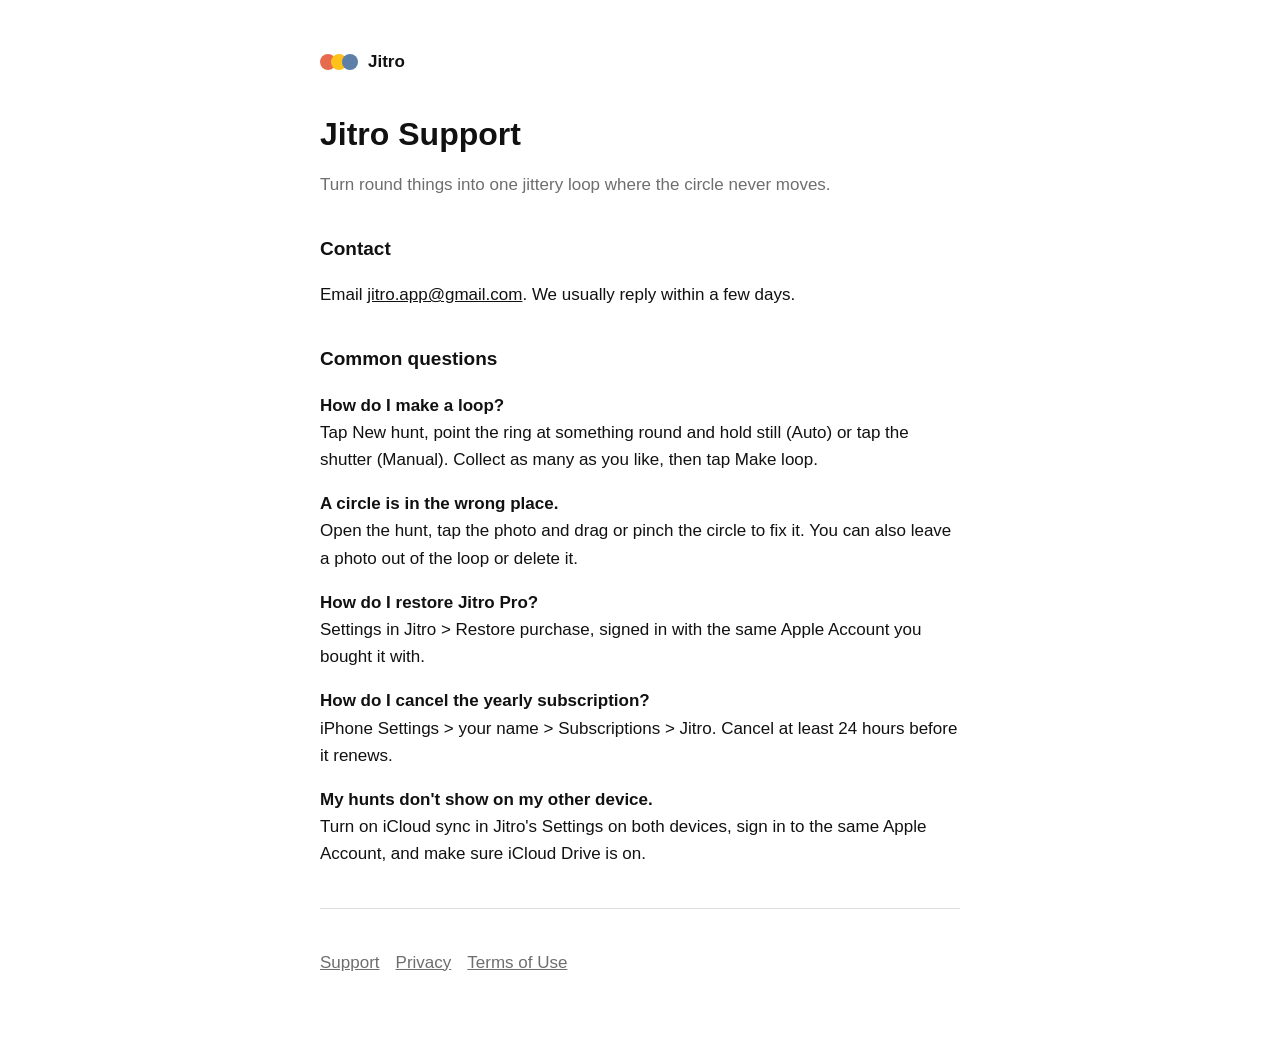
<file: index.html>
<!doctype html>
<html lang="en">
<head>
<meta charset="utf-8">
<meta name="viewport" content="width=device-width, initial-scale=1">
<title>Jitro Support</title>
<link rel="stylesheet" href="style.css">
</head>
<body>
<main>
<header><span class="logo"><i style="background:#E66A4E"></i><i style="background:#FFC21A"></i><i style="background:#5D7FA8"></i></span><strong>Jitro</strong></header>
<h1>Jitro Support</h1>
<p class="muted">Turn round things into one jittery loop where the circle never moves.</p>

<h2>Contact</h2>
<p>Email <a href="mailto:jitro.app@gmail.com">jitro.app@gmail.com</a>. We usually reply within a few days.</p>

<h2>Common questions</h2>
<p><strong>How do I make a loop?</strong><br>Tap New hunt, point the ring at something round and hold still (Auto) or tap the shutter (Manual). Collect as many as you like, then tap Make loop.</p>
<p><strong>A circle is in the wrong place.</strong><br>Open the hunt, tap the photo and drag or pinch the circle to fix it. You can also leave a photo out of the loop or delete it.</p>
<p><strong>How do I restore Jitro Pro?</strong><br>Settings in Jitro &gt; Restore purchase, signed in with the same Apple Account you bought it with.</p>
<p><strong>How do I cancel the yearly subscription?</strong><br>iPhone Settings &gt; your name &gt; Subscriptions &gt; Jitro. Cancel at least 24 hours before it renews.</p>
<p><strong>My hunts don't show on my other device.</strong><br>Turn on iCloud sync in Jitro's Settings on both devices, sign in to the same Apple Account, and make sure iCloud Drive is on.</p>

<hr>
<nav><a href="index.html">Support</a><a href="privacy.html">Privacy</a><a href="https://www.apple.com/legal/internet-services/itunes/dev/stdeula/">Terms of Use</a></nav>
</main>
</body>
</html>
</file>
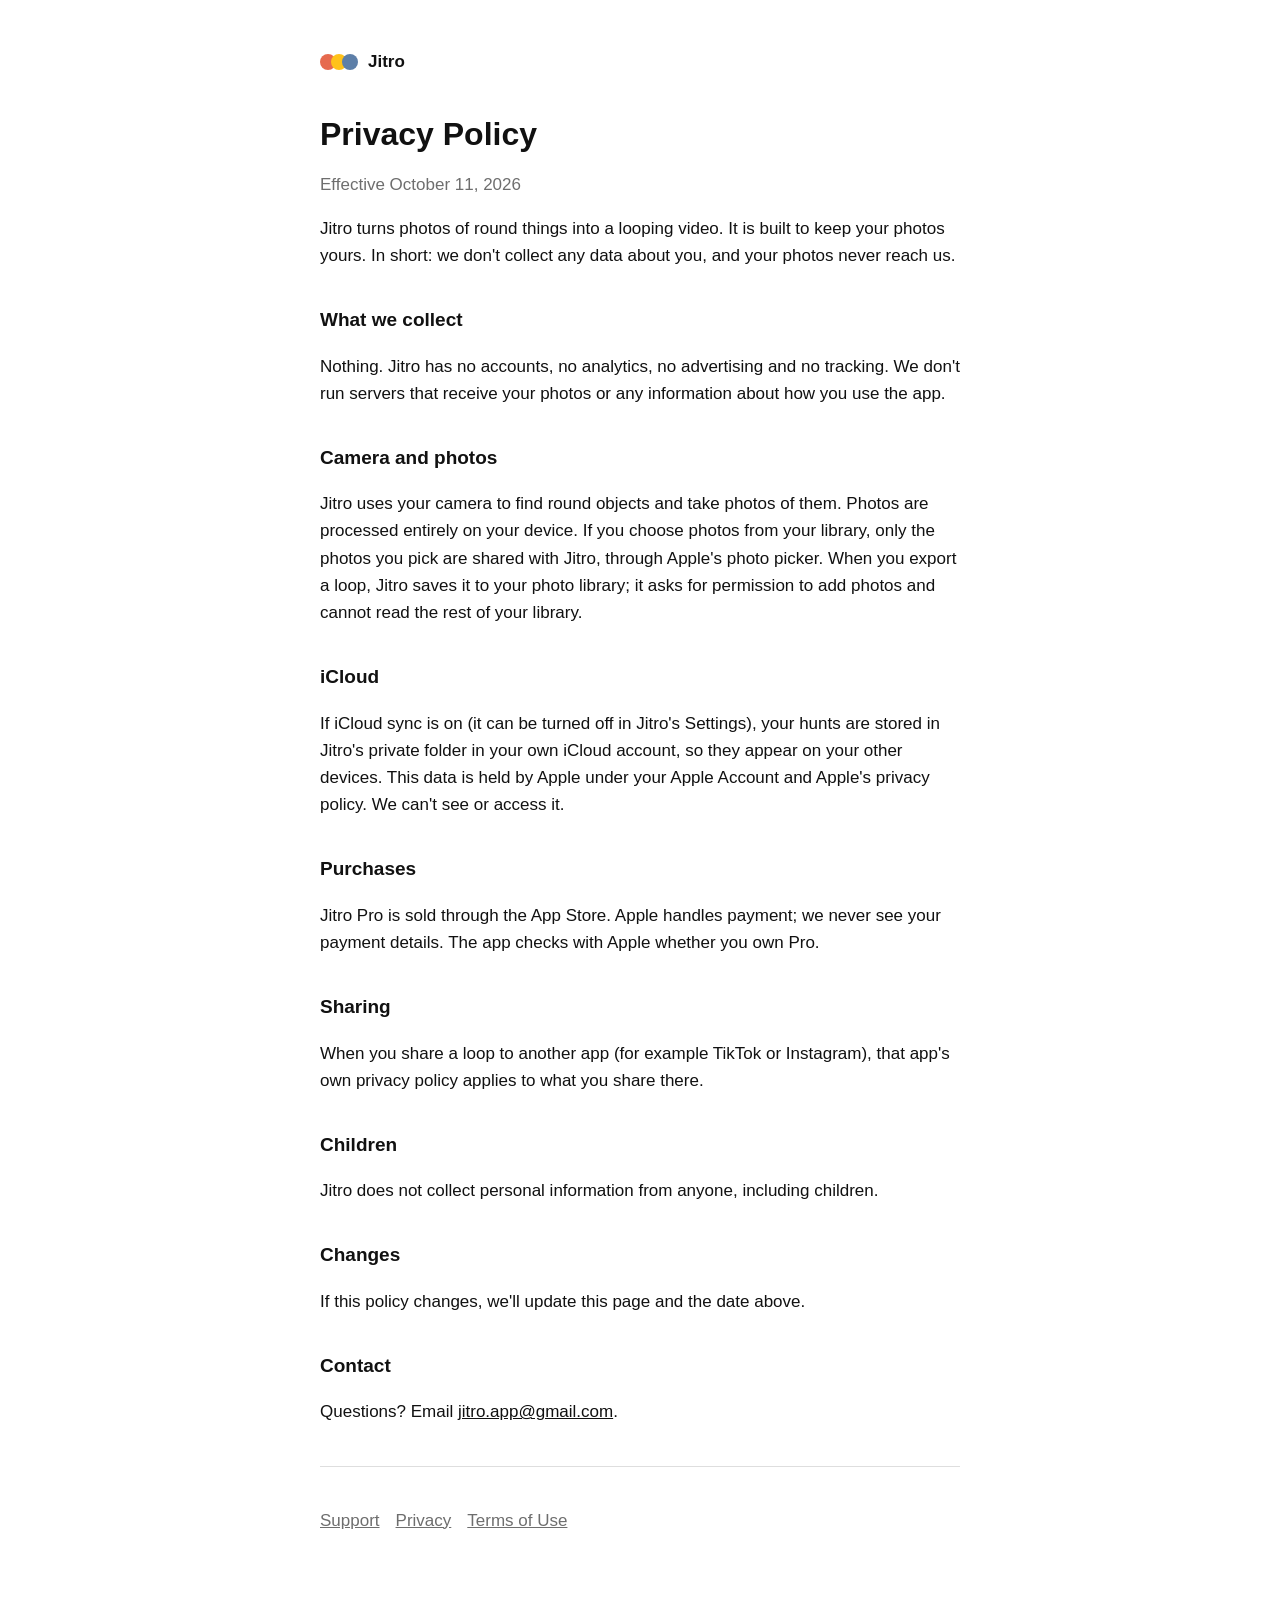
<file: privacy.html>
<!doctype html>
<html lang="en">
<head>
<meta charset="utf-8">
<meta name="viewport" content="width=device-width, initial-scale=1">
<title>Jitro Privacy Policy</title>
<link rel="stylesheet" href="style.css">
</head>
<body>
<main>
<header><span class="logo"><i style="background:#E66A4E"></i><i style="background:#FFC21A"></i><i style="background:#5D7FA8"></i></span><strong>Jitro</strong></header>
<h1>Privacy Policy</h1>
<p class="muted">Effective October 11, 2026</p>

<p>Jitro turns photos of round things into a looping video. It is built to keep your photos yours. In short: we don't collect any data about you, and your photos never reach us.</p>

<h2>What we collect</h2>
<p>Nothing. Jitro has no accounts, no analytics, no advertising and no tracking. We don't run servers that receive your photos or any information about how you use the app.</p>

<h2>Camera and photos</h2>
<p>Jitro uses your camera to find round objects and take photos of them. Photos are processed entirely on your device. If you choose photos from your library, only the photos you pick are shared with Jitro, through Apple's photo picker. When you export a loop, Jitro saves it to your photo library; it asks for permission to add photos and cannot read the rest of your library.</p>

<h2>iCloud</h2>
<p>If iCloud sync is on (it can be turned off in Jitro's Settings), your hunts are stored in Jitro's private folder in your own iCloud account, so they appear on your other devices. This data is held by Apple under your Apple Account and Apple's privacy policy. We can't see or access it.</p>

<h2>Purchases</h2>
<p>Jitro Pro is sold through the App Store. Apple handles payment; we never see your payment details. The app checks with Apple whether you own Pro.</p>

<h2>Sharing</h2>
<p>When you share a loop to another app (for example TikTok or Instagram), that app's own privacy policy applies to what you share there.</p>

<h2>Children</h2>
<p>Jitro does not collect personal information from anyone, including children.</p>

<h2>Changes</h2>
<p>If this policy changes, we'll update this page and the date above.</p>

<h2>Contact</h2>
<p>Questions? Email <a href="mailto:jitro.app@gmail.com">jitro.app@gmail.com</a>.</p>

<hr>
<nav><a href="index.html">Support</a><a href="privacy.html">Privacy</a><a href="https://www.apple.com/legal/internet-services/itunes/dev/stdeula/">Terms of Use</a></nav>
</main>
</body>
</html>
</file>
<file: style.css>
:root { --bg: #ffffff; --text: #111111; --muted: #6e6e6e; --line: #dedede; }
@media (prefers-color-scheme: dark) { :root { --bg: #0a0a0a; --text: #ededed; --muted: #8a8a8a; --line: #2a2a2a; } }
* { box-sizing: border-box; }
body { margin: 0; background: var(--bg); color: var(--text);
       font: 17px/1.6 -apple-system, BlinkMacSystemFont, "SF Pro Text", "Helvetica Neue", sans-serif; }
main { max-width: 680px; margin: 0 auto; padding: 48px 20px 80px; }
header { display: flex; align-items: center; gap: 10px; margin-bottom: 40px; }
.logo { display: inline-flex; } .logo i { width: 16px; height: 16px; border-radius: 50%; display: inline-block; }
.logo i + i { margin-left: -5px; }
h1 { font-size: 32px; line-height: 1.2; margin: 0 0 8px; font-weight: 600; }
h2 { font-size: 19px; margin: 36px 0 8px; font-weight: 600; }
p, li { color: var(--text); } .muted { color: var(--muted); }
a { color: var(--text); }
hr { border: 0; border-top: 0.5px solid var(--line); margin: 40px 0; }
nav a { margin-right: 16px; color: var(--muted); }
</file>
